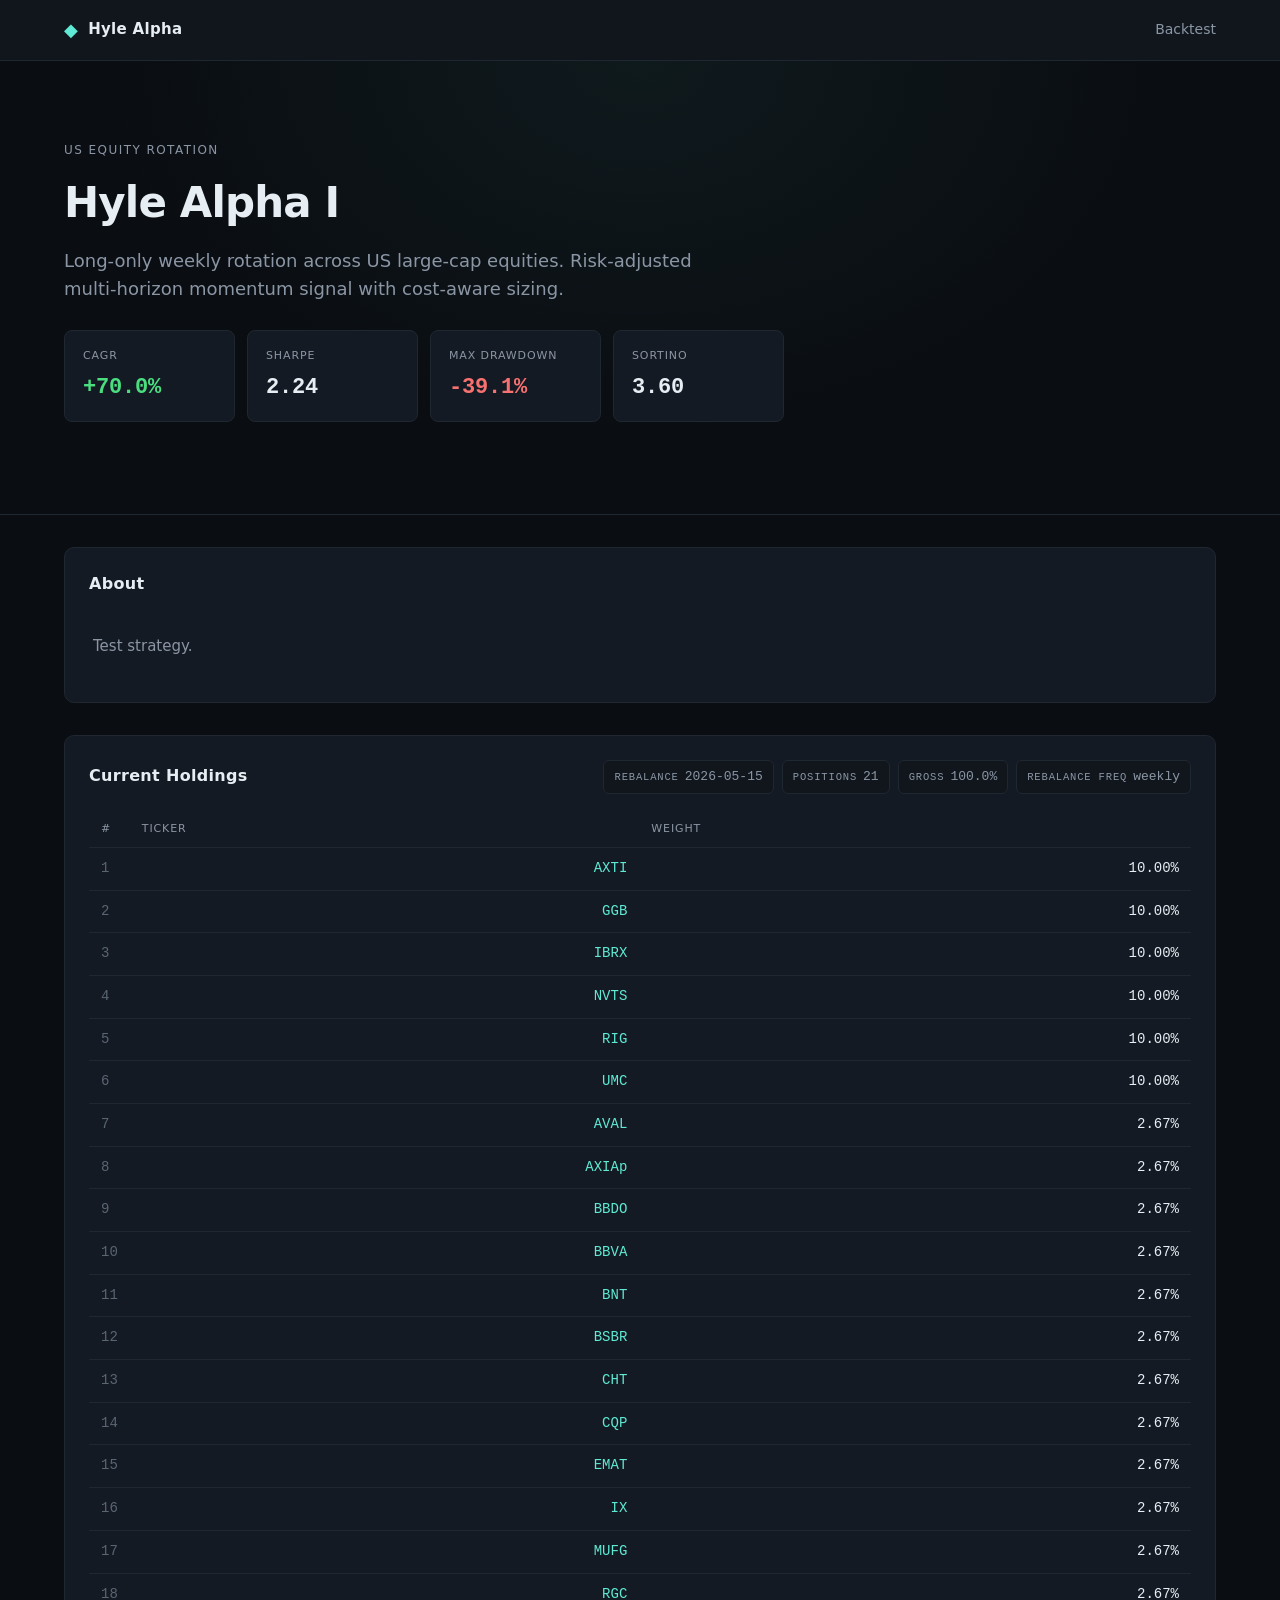
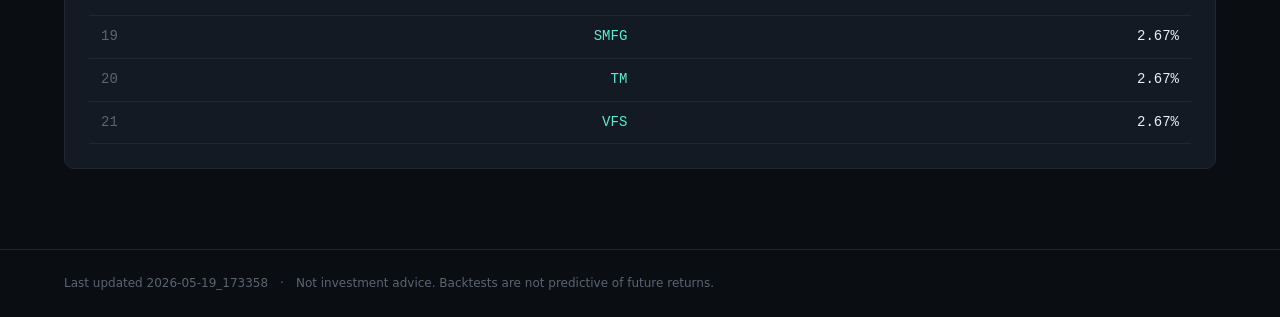
<file: index.html>
<!DOCTYPE html>
<html lang="en">
<head>
  <meta charset="UTF-8">
  <meta name="viewport" content="width=device-width, initial-scale=1.0">
  <title>Hyle Alpha — Quant Strategy</title>
  <link rel="stylesheet" href="assets/css/style.css">
</head>
<body>
  <header class="site-header">
    <div class="container">
      <a href="./" class="brand">
        <span class="brand-mark">◆</span>
        <span class="brand-name">Hyle Alpha</span>
      </a>
      <nav>
        <a href="backtest.html">Backtest</a>
      </nav>
    </div>
  </header>

  <section class="hero">
    <div class="container">
      <div class="family-label" id="hero-family">—</div>
      <h1 id="hero-name">Loading…</h1>
      <p class="lede" id="hero-tagline"></p>
      <div class="metric-row hero-metrics" id="hero-metrics"></div>
    </div>
  </section>

  <main class="container">
    <!-- INTRO — edit this block to expand the introduction later. -->
    <section class="panel intro-panel">
      <div class="panel-head"><h2>About</h2></div>
      <div class="intro-body">
        <p>Test strategy.</p>
      </div>
    </section>

    <!-- CURRENT WEEK HOLDINGS -->
    <section class="panel">
      <div class="panel-head">
        <h2>Current Holdings</h2>
        <div class="controls" id="holdings-meta"></div>
      </div>
      <div id="holdings-body">
        <div class="loading">Loading current holdings…</div>
      </div>
    </section>
  </main>

  <footer class="site-footer">
    <div class="container">
      <span>Last updated <span id="last-updated">—</span></span>
      <span>·</span>
      <span>Not investment advice. Backtests are not predictive of future returns.</span>
    </div>
  </footer>

  <script src="assets/js/common.js"></script>
  <script src="assets/js/index.js"></script>
</body>
</html>
</file>
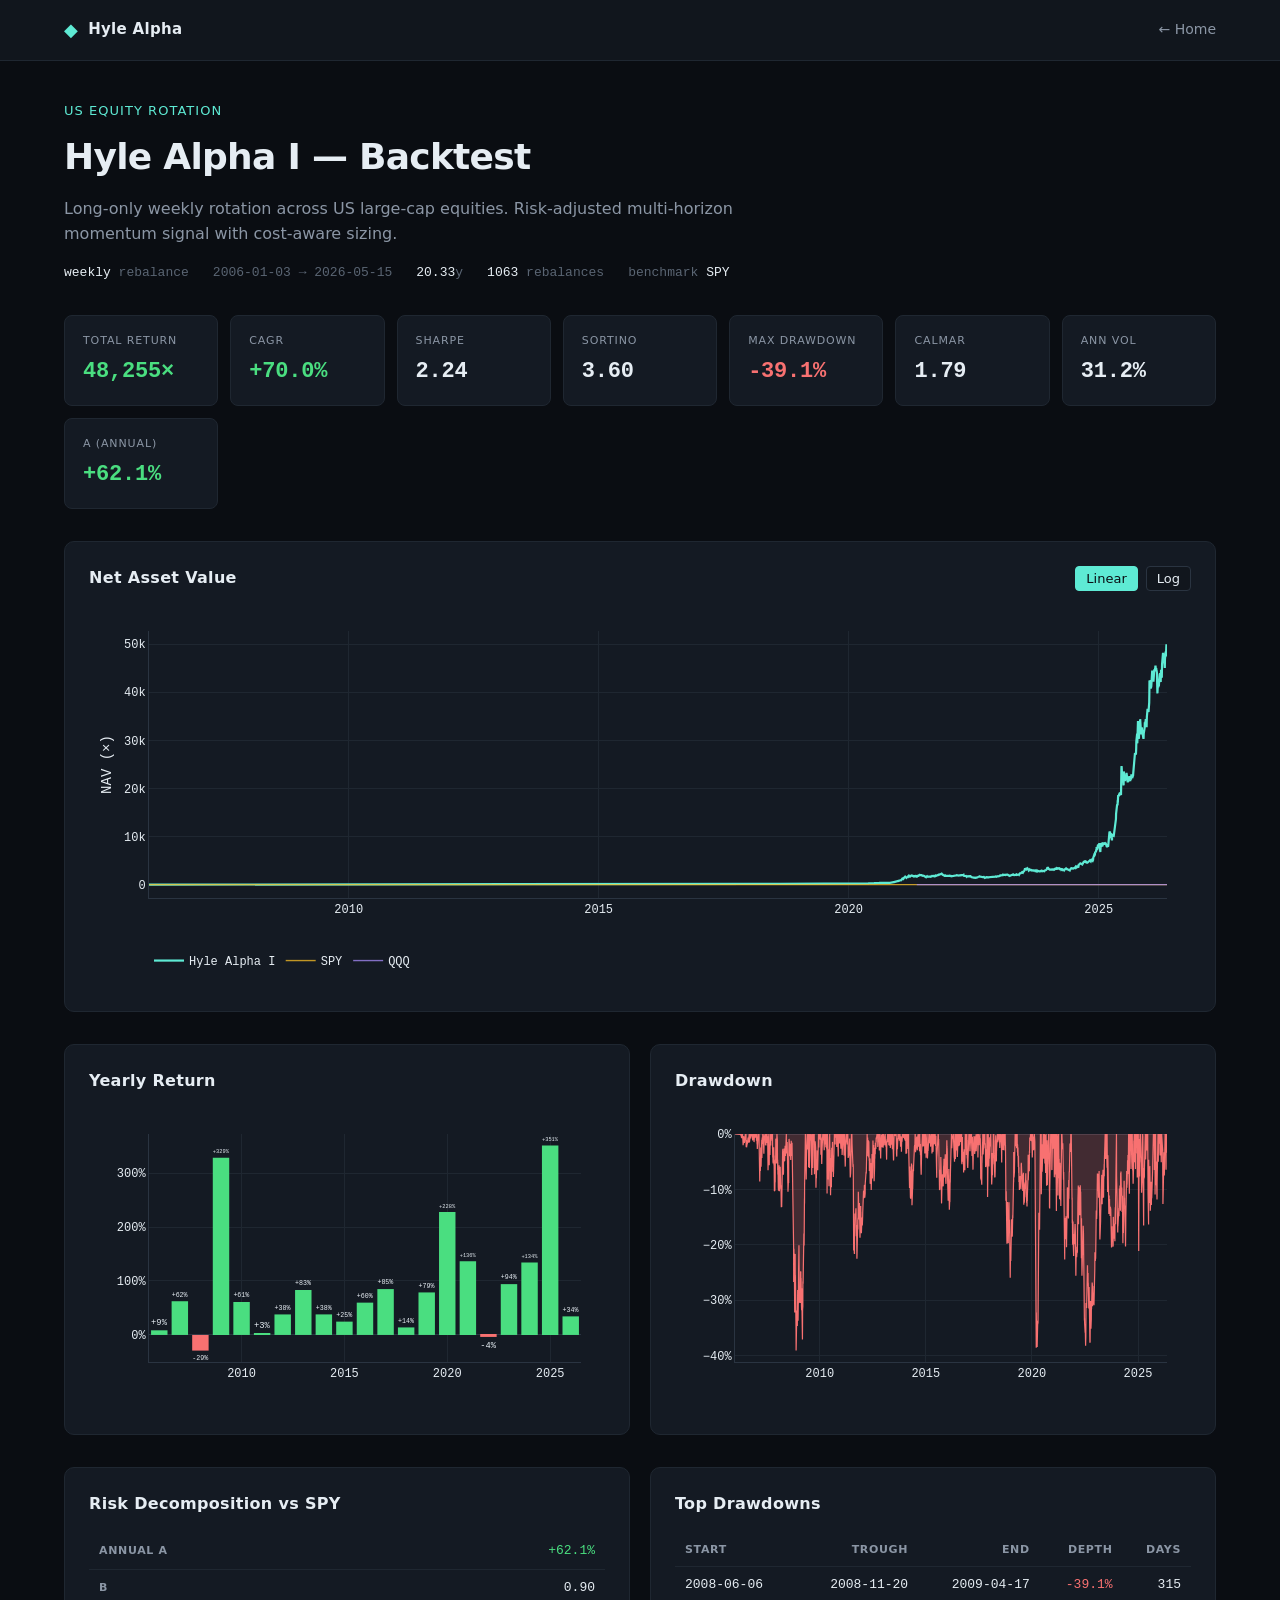
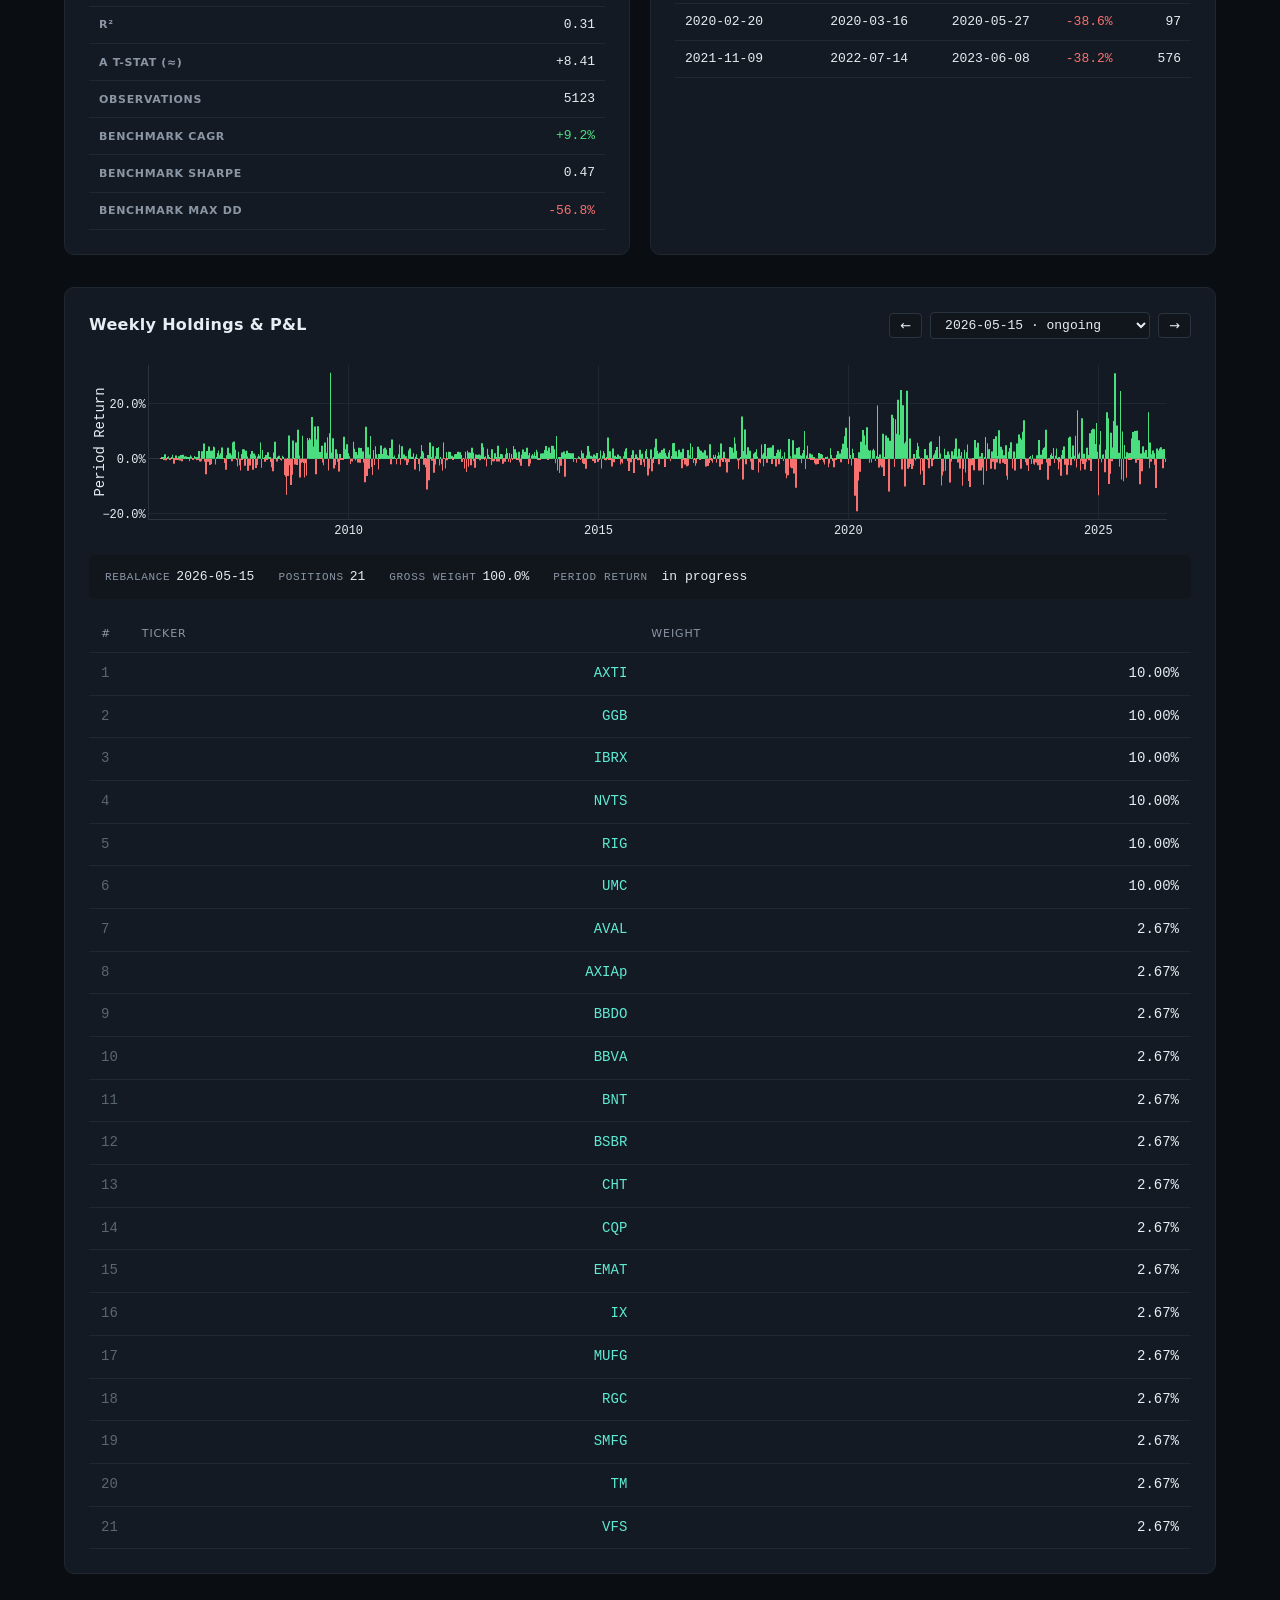
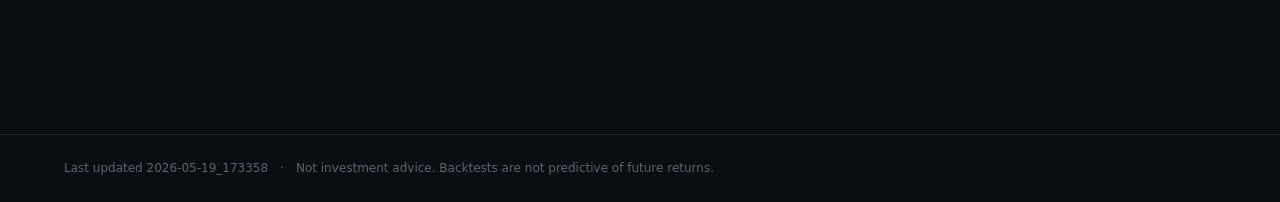
<file: backtest.html>
<!DOCTYPE html>
<html lang="en">
<head>
  <meta charset="UTF-8">
  <meta name="viewport" content="width=device-width, initial-scale=1.0">
  <title>Backtest — Hyle Alpha</title>
  <link rel="stylesheet" href="assets/css/style.css">
  <script src="https://cdn.plot.ly/plotly-2.35.2.min.js" charset="utf-8"></script>
</head>
<body>
  <header class="site-header">
    <div class="container">
      <a href="./" class="brand">
        <span class="brand-mark">◆</span>
        <span class="brand-name">Hyle Alpha</span>
      </a>
      <nav>
        <a href="./">← Home</a>
      </nav>
    </div>
  </header>

  <main class="container strategy-page">
    <div id="strategy-content">
      <div class="loading">Loading…</div>
    </div>
  </main>

  <footer class="site-footer">
    <div class="container">
      <span>Last updated <span id="last-updated">—</span></span>
      <span>·</span>
      <span>Not investment advice. Backtests are not predictive of future returns.</span>
    </div>
  </footer>

  <script src="assets/js/common.js"></script>
  <script src="assets/js/backtest.js"></script>
</body>
</html>
</file>
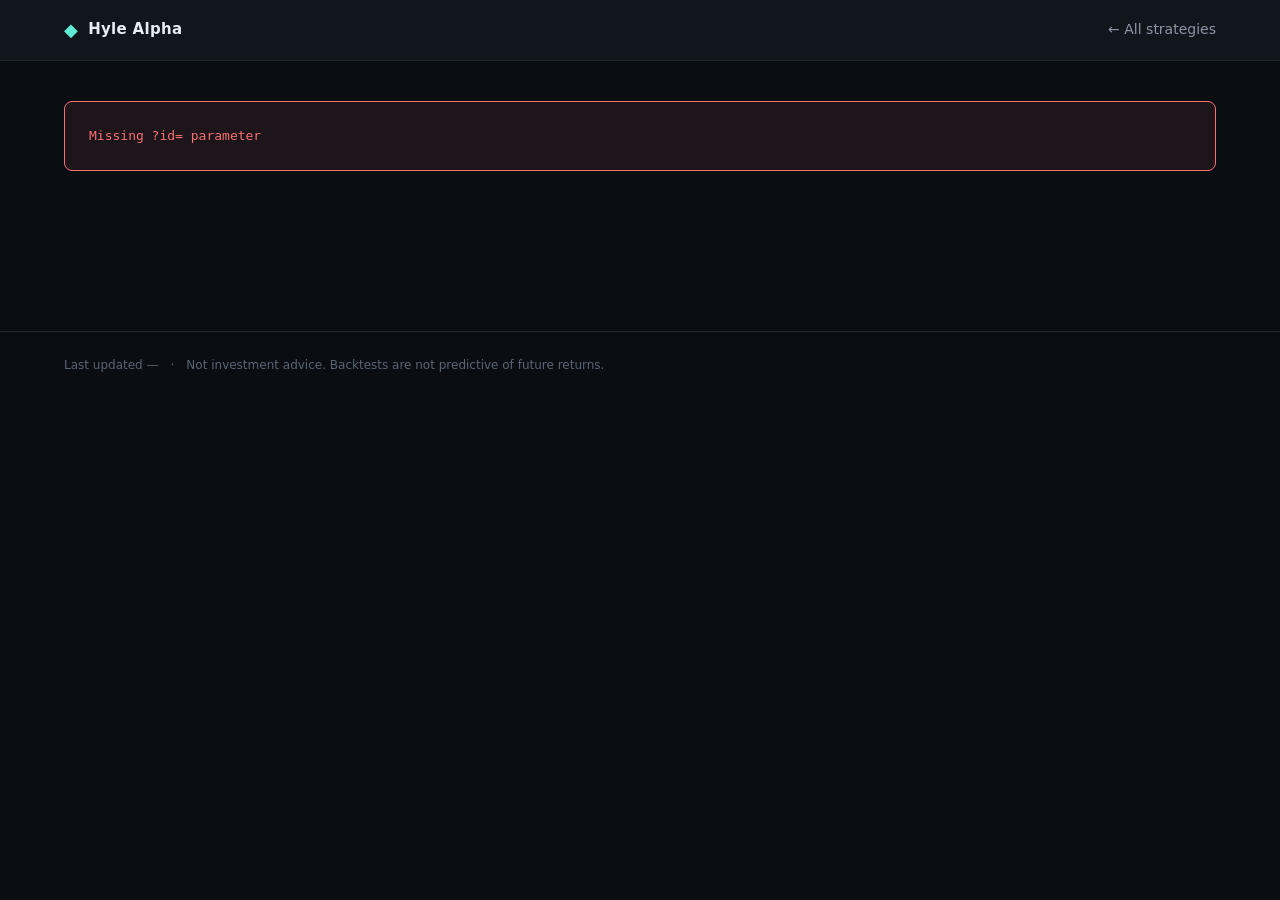
<file: strategy.html>
<!DOCTYPE html>
<html lang="en">
<head>
  <meta charset="UTF-8">
  <meta name="viewport" content="width=device-width, initial-scale=1.0">
  <title>Strategy — Hyle Alpha</title>
  <link rel="stylesheet" href="assets/css/style.css">
  <script src="https://cdn.plot.ly/plotly-2.35.2.min.js" charset="utf-8"></script>
</head>
<body>
  <header class="site-header">
    <div class="container">
      <a href="./" class="brand">
        <span class="brand-mark">◆</span>
        <span class="brand-name">Hyle Alpha</span>
      </a>
      <nav>
        <a href="./">← All strategies</a>
      </nav>
    </div>
  </header>

  <main class="container strategy-page">
    <div id="strategy-content">
      <div class="loading">Loading…</div>
    </div>
  </main>

  <footer class="site-footer">
    <div class="container">
      <span>Last updated <span id="last-updated">—</span></span>
      <span>·</span>
      <span>Not investment advice. Backtests are not predictive of future returns.</span>
    </div>
  </footer>

  <script src="assets/js/common.js"></script>
  <script src="assets/js/strategy.js"></script>
</body>
</html>
</file>
<file: assets/css/style.css>
:root {
  --bg: #0a0d12;
  --bg-elev: #11161d;
  --bg-card: #141a23;
  --border: #1f2731;
  --border-strong: #2a3441;
  --text: #e6edf3;
  --text-muted: #8b96a5;
  --text-dim: #5a6573;
  --accent: #5eead4;
  --accent-dim: #2dd4bf;
  --pos: #4ade80;
  --neg: #f87171;
  --warn: #fbbf24;
  --mono: ui-monospace, "SF Mono", "Menlo", "Consolas", monospace;
  --sans: -apple-system, BlinkMacSystemFont, "Segoe UI", "Inter", system-ui, sans-serif;
}

* { box-sizing: border-box; }

html, body {
  margin: 0;
  padding: 0;
  background: var(--bg);
  color: var(--text);
  font-family: var(--sans);
  font-size: 15px;
  line-height: 1.55;
  -webkit-font-smoothing: antialiased;
}

a {
  color: var(--accent);
  text-decoration: none;
}
a:hover { color: var(--accent-dim); }

.container {
  max-width: 1200px;
  margin: 0 auto;
  padding: 0 24px;
}

/* Header */
.site-header {
  border-bottom: 1px solid var(--border);
  background: var(--bg-elev);
  position: sticky;
  top: 0;
  z-index: 10;
}
.site-header .container {
  display: flex;
  align-items: center;
  justify-content: space-between;
  height: 60px;
}
.brand {
  display: flex;
  align-items: center;
  gap: 10px;
  color: var(--text);
  font-weight: 600;
  letter-spacing: 0.02em;
}
.brand-mark {
  color: var(--accent);
  font-size: 18px;
}
.site-header nav a {
  color: var(--text-muted);
  font-size: 14px;
}
.site-header nav a:hover { color: var(--text); }

/* Hero */
.hero {
  border-bottom: 1px solid var(--border);
  padding: 80px 0 60px;
  background: radial-gradient(ellipse at top, rgba(94, 234, 212, 0.06), transparent 60%);
}
.hero h1 {
  margin: 0 0 12px;
  font-size: 42px;
  font-weight: 700;
  letter-spacing: -0.02em;
}
.hero .lede {
  margin: 0;
  color: var(--text-muted);
  font-size: 18px;
  max-width: 640px;
}

/* Sections */
.section-title {
  margin: 48px 0 24px;
  font-size: 14px;
  font-weight: 600;
  letter-spacing: 0.08em;
  text-transform: uppercase;
  color: var(--text-muted);
}

/* Strategy grid (index page) */
.strategy-grid {
  display: grid;
  grid-template-columns: repeat(auto-fill, minmax(360px, 1fr));
  gap: 20px;
  margin-bottom: 80px;
}
.strategy-card {
  display: block;
  padding: 24px;
  background: var(--bg-card);
  border: 1px solid var(--border);
  border-radius: 10px;
  color: var(--text);
  transition: border-color 0.15s ease, transform 0.15s ease;
}
.strategy-card:hover {
  border-color: var(--accent);
  transform: translateY(-2px);
  color: var(--text);
}
.strategy-card .card-family {
  font-size: 12px;
  letter-spacing: 0.08em;
  text-transform: uppercase;
  color: var(--accent);
  margin-bottom: 8px;
}
.strategy-card .card-name {
  font-size: 22px;
  font-weight: 600;
  margin: 0 0 12px;
}
.strategy-card .card-desc {
  font-size: 14px;
  color: var(--text-muted);
  margin: 0 0 16px;
  min-height: 42px;
}
.strategy-card .card-tags {
  display: flex;
  flex-wrap: wrap;
  gap: 6px;
}
.tag {
  display: inline-block;
  padding: 2px 8px;
  background: var(--bg-elev);
  border: 1px solid var(--border-strong);
  border-radius: 4px;
  font-size: 11px;
  color: var(--text-muted);
}
.card-footer {
  margin-top: 16px;
  padding-top: 16px;
  border-top: 1px solid var(--border);
  display: flex;
  justify-content: space-between;
  font-size: 12px;
  color: var(--text-dim);
  font-family: var(--mono);
}

/* Strategy detail page */
.strategy-page {
  padding: 40px 24px 80px;
}
.strategy-head {
  margin-bottom: 32px;
}
.strategy-head .family-label {
  font-size: 13px;
  letter-spacing: 0.08em;
  text-transform: uppercase;
  color: var(--accent);
  margin-bottom: 8px;
}
.strategy-head h1 {
  margin: 0 0 12px;
  font-size: 36px;
  font-weight: 700;
  letter-spacing: -0.02em;
}
.strategy-head .description {
  margin: 0 0 16px;
  color: var(--text-muted);
  font-size: 16px;
  max-width: 720px;
}
.strategy-head .meta-row {
  display: flex;
  flex-wrap: wrap;
  gap: 24px;
  font-size: 13px;
  color: var(--text-dim);
  font-family: var(--mono);
}
.strategy-head .meta-row strong {
  color: var(--text);
  font-weight: 500;
}

/* Metric cards */
.metric-row {
  display: grid;
  grid-template-columns: repeat(auto-fit, minmax(140px, 1fr));
  gap: 12px;
  margin: 24px 0 32px;
}
.metric {
  padding: 16px 18px;
  background: var(--bg-card);
  border: 1px solid var(--border);
  border-radius: 8px;
}
.metric .label {
  font-size: 11px;
  letter-spacing: 0.08em;
  text-transform: uppercase;
  color: var(--text-muted);
}
.metric .value {
  margin-top: 6px;
  font-size: 22px;
  font-weight: 600;
  font-family: var(--mono);
  letter-spacing: -0.01em;
}
.value.pos { color: var(--pos); }
.value.neg { color: var(--neg); }

/* Panels */
.panel {
  margin-top: 32px;
  padding: 24px;
  background: var(--bg-card);
  border: 1px solid var(--border);
  border-radius: 10px;
}
.panel-head {
  display: flex;
  justify-content: space-between;
  align-items: center;
  margin-bottom: 16px;
}
.panel-head h2 {
  margin: 0;
  font-size: 16px;
  font-weight: 600;
  letter-spacing: 0.02em;
}
.panel-head .controls {
  display: flex;
  gap: 8px;
  align-items: center;
  font-size: 13px;
  color: var(--text-muted);
}
.panel-head .controls button,
.panel-head .controls select {
  background: var(--bg-elev);
  border: 1px solid var(--border-strong);
  border-radius: 4px;
  color: var(--text);
  padding: 4px 10px;
  font-size: 13px;
  font-family: var(--sans);
  cursor: pointer;
}
.panel-head .controls button:hover,
.panel-head .controls select:hover { border-color: var(--accent); }
.panel-head .controls button.active {
  background: var(--accent);
  color: var(--bg);
  border-color: var(--accent);
}

.chart {
  width: 100%;
  height: 380px;
}

/* Tables */
table {
  width: 100%;
  border-collapse: collapse;
  font-size: 13px;
  font-family: var(--mono);
}
table th, table td {
  text-align: right;
  padding: 8px 10px;
  border-bottom: 1px solid var(--border);
}
table th {
  font-weight: 600;
  color: var(--text-muted);
  text-transform: uppercase;
  font-size: 11px;
  letter-spacing: 0.06em;
  font-family: var(--sans);
}
table th:first-child, table td:first-child {
  text-align: left;
}
table tbody tr:hover { background: var(--bg-elev); }

td.pos { color: var(--pos); }
td.neg { color: var(--neg); }

/* Holdings nav */
.holdings-nav {
  display: flex;
  align-items: center;
  gap: 12px;
  flex-wrap: wrap;
}
.holdings-nav .date-jump {
  font-family: var(--mono);
  background: var(--bg-elev);
  border: 1px solid var(--border-strong);
  color: var(--text);
  padding: 4px 10px;
  border-radius: 4px;
  font-size: 13px;
}
.holdings-meta {
  display: flex;
  gap: 24px;
  margin-bottom: 16px;
  padding: 12px 16px;
  background: var(--bg-elev);
  border-radius: 6px;
  font-size: 13px;
  font-family: var(--mono);
}
.holdings-meta .item .label {
  color: var(--text-muted);
  font-size: 11px;
  text-transform: uppercase;
  letter-spacing: 0.06em;
  margin-right: 6px;
}

/* Two-column layout */
.two-col {
  display: grid;
  grid-template-columns: 1fr 1fr;
  gap: 20px;
}
@media (max-width: 800px) {
  .two-col { grid-template-columns: 1fr; }
  .hero h1 { font-size: 32px; }
  .strategy-head h1 { font-size: 28px; }
}

/* Footer */
.site-footer {
  margin-top: 80px;
  padding: 24px 0;
  border-top: 1px solid var(--border);
  color: var(--text-dim);
  font-size: 12px;
}
.site-footer .container {
  display: flex;
  gap: 12px;
  flex-wrap: wrap;
}

.loading {
  padding: 40px;
  text-align: center;
  color: var(--text-muted);
}

.error-box {
  padding: 24px;
  background: rgba(248, 113, 113, 0.08);
  border: 1px solid var(--neg);
  border-radius: 8px;
  color: var(--neg);
  font-family: var(--mono);
  font-size: 13px;
}

/* ===== Single-strategy homepage ===== */

/* Hero — family label above the strategy name */
.hero .family-label {
  color: var(--text-muted);
  font-size: 12px;
  letter-spacing: 0.12em;
  text-transform: uppercase;
  margin-bottom: 10px;
}
.hero-metrics {
  margin-top: 28px;
  grid-template-columns: repeat(4, minmax(0, 1fr));
  max-width: 720px;
}
@media (max-width: 700px) {
  .hero-metrics { grid-template-columns: repeat(2, 1fr); }
}

/* Intro placeholder section */
.intro-panel { margin-top: 32px; }
.intro-body { padding: 8px 4px 4px; color: var(--text-muted); }
.intro-body .placeholder {
  margin: 0;
  padding: 16px 18px;
  border-left: 3px solid var(--border-strong);
  background: rgba(255, 255, 255, 0.02);
  border-radius: 0 6px 6px 0;
  font-size: 14px;
}
.intro-body code {
  background: var(--bg-elev);
  padding: 1px 5px;
  border-radius: 3px;
  font-size: 12.5px;
}

/* Holdings metadata bar — chip-style summary above the table */
#holdings-meta {
  display: flex;
  flex-wrap: wrap;
  gap: 8px;
}
.meta-chip {
  display: inline-flex;
  align-items: baseline;
  gap: 6px;
  background: var(--bg-elev);
  border: 1px solid var(--border);
  padding: 6px 10px;
  border-radius: 6px;
  font-size: 13px;
  font-family: var(--mono);
}
.meta-chip .label {
  color: var(--text-muted);
  font-size: 10.5px;
  text-transform: uppercase;
  letter-spacing: 0.08em;
}

/* Holdings table */
.holdings-table {
  width: 100%;
  border-collapse: collapse;
}
.holdings-table th {
  text-align: left;
  font-weight: 500;
  font-size: 11px;
  text-transform: uppercase;
  letter-spacing: 0.08em;
  color: var(--text-muted);
  padding: 10px 12px;
  border-bottom: 1px solid var(--border);
}
.holdings-table td {
  padding: 10px 12px;
  border-bottom: 1px solid var(--border);
  font-family: var(--mono);
  font-size: 14px;
}
.holdings-table td.rank { color: var(--text-dim); width: 40px; }
.holdings-table td.ticker code {
  background: transparent;
  color: var(--accent);
  font-size: 14px;
}
.holdings-table td.weight { color: var(--text); }
.holdings-table tbody tr:hover { background: rgba(255, 255, 255, 0.02); }

/* Weekly holdings navigator — keep the 262-option dropdown sensible */
.panel-head .controls select#hold-jump {
  font-family: var(--mono);
  min-width: 220px;
  max-width: 260px;
}
</file>
